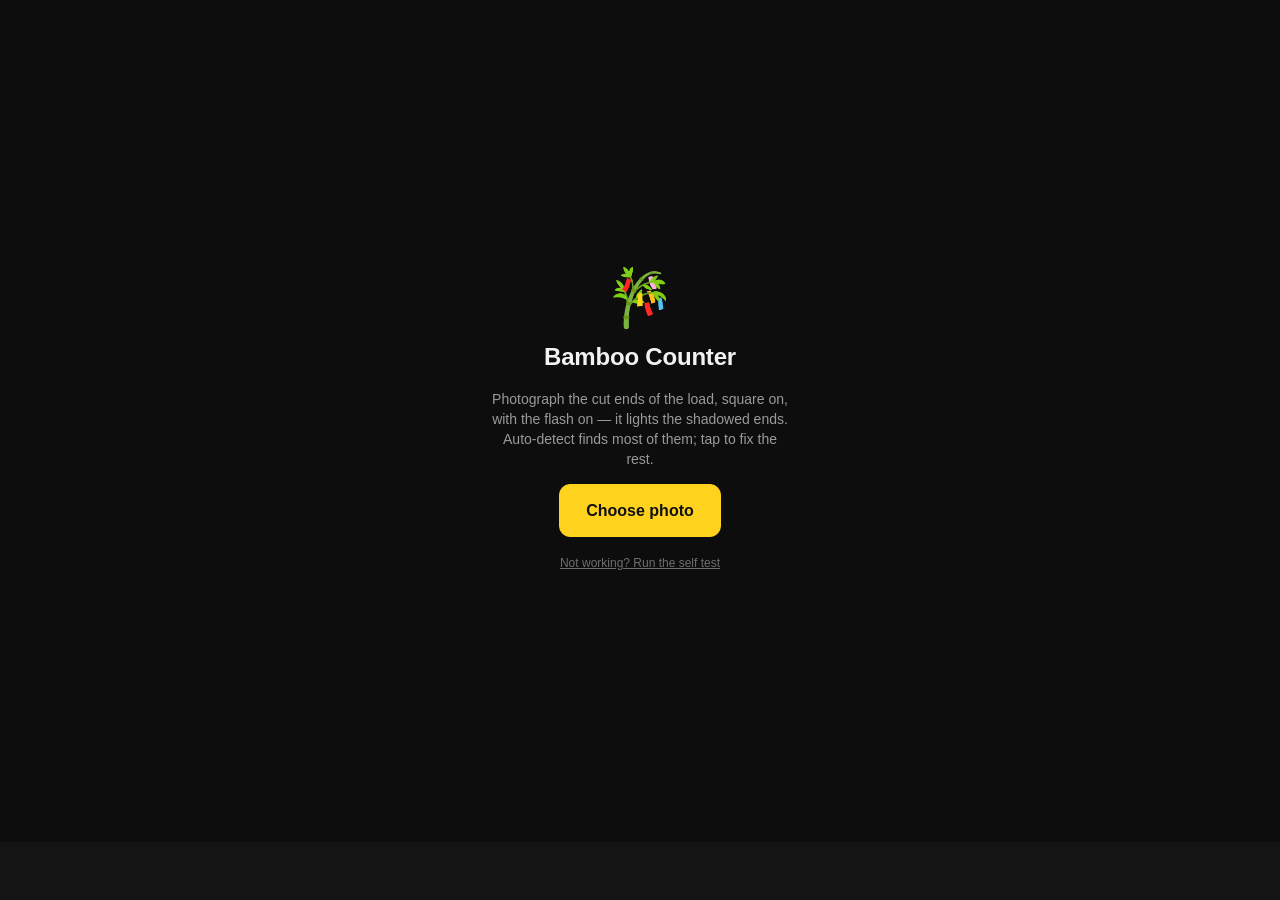
<file: index.html>
<!doctype html>
<html lang="en">
<head>
<meta charset="utf-8">
<meta name="viewport" content="width=device-width, initial-scale=1, viewport-fit=cover, maximum-scale=1, user-scalable=no">
<meta name="theme-color" content="#141414">
<meta name="apple-mobile-web-app-capable" content="yes">
<meta name="apple-mobile-web-app-status-bar-style" content="black-translucent">
<link rel="manifest" href="manifest.webmanifest">
<title>Bamboo Counter</title>
<link rel="stylesheet" href="style.css">
</head>
<body>

<div id="stage">
  <canvas id="cv"></canvas>

  <div id="empty">
    <div class="logo">🎋</div>
    <h1>Bamboo Counter</h1>
    <p>Photograph the cut ends of the load, square on, with the flash on — it
       lights the shadowed ends. Auto-detect finds most of them; tap to fix the
       rest.</p>
    <label class="btn primary big" for="file">Choose photo</label>
    <input type="file" id="file" accept="image/*" class="vh">
    <a id="selftest" href="test.html">Not working? Run the self test</a>
  </div>

  <div id="hud" hidden>
    <div id="count"><b id="n">0</b><span id="target"></span></div>
    <div id="hint"></div>
  </div>

  <div id="busy" hidden>
    <div class="spin"></div>
    <span id="busytext">Working…</span>
    <span id="busystage"></span>
    <button class="btn" id="busycancel">Cancel</button>
  </div>
</div>

<div id="errbar" hidden>
  <div id="errtext"></div>
  <button class="btn" id="errclose">Dismiss</button>
</div>

<div id="bar" hidden>
  <button class="btn" id="detect" title="Auto-detect">✨<small>Detect</small></button>
  <button class="btn" id="undo" title="Undo">↩<small>Undo</small></button>
  <button class="btn" id="clear" title="Clear all markers">🗑<small>Clear</small></button>
  <button class="btn" id="fit" title="Fit to screen">⤢<small>Fit</small></button>
  <button class="btn" id="expect" title="Expected quantity">#<small>Expected</small></button>
  <button class="btn" id="save" title="Save image">⬇<small>Save</small></button>
  <label class="btn" title="New photo" for="file2">🖼<small>New</small></label>
  <input type="file" id="file2" accept="image/*" class="vh">
</div>

<div id="sheet" hidden>
  <div class="sheetbody">
    <h2 id="sheettitle">Expected quantity</h2>
    <p id="sheettext">If the docket says a number, put it here and the counter
       will show the difference as you work.</p>
    <input type="number" id="expectval" inputmode="numeric" placeholder="e.g. 100">
    <div class="row">
      <button class="btn wide" id="sheetclear">Clear</button>
      <button class="btn wide primary" id="sheetok">Done</button>
    </div>
  </div>
</div>

<div id="toast" hidden></div>

<script src="app.js"></script>
</body>
</html>
</file>
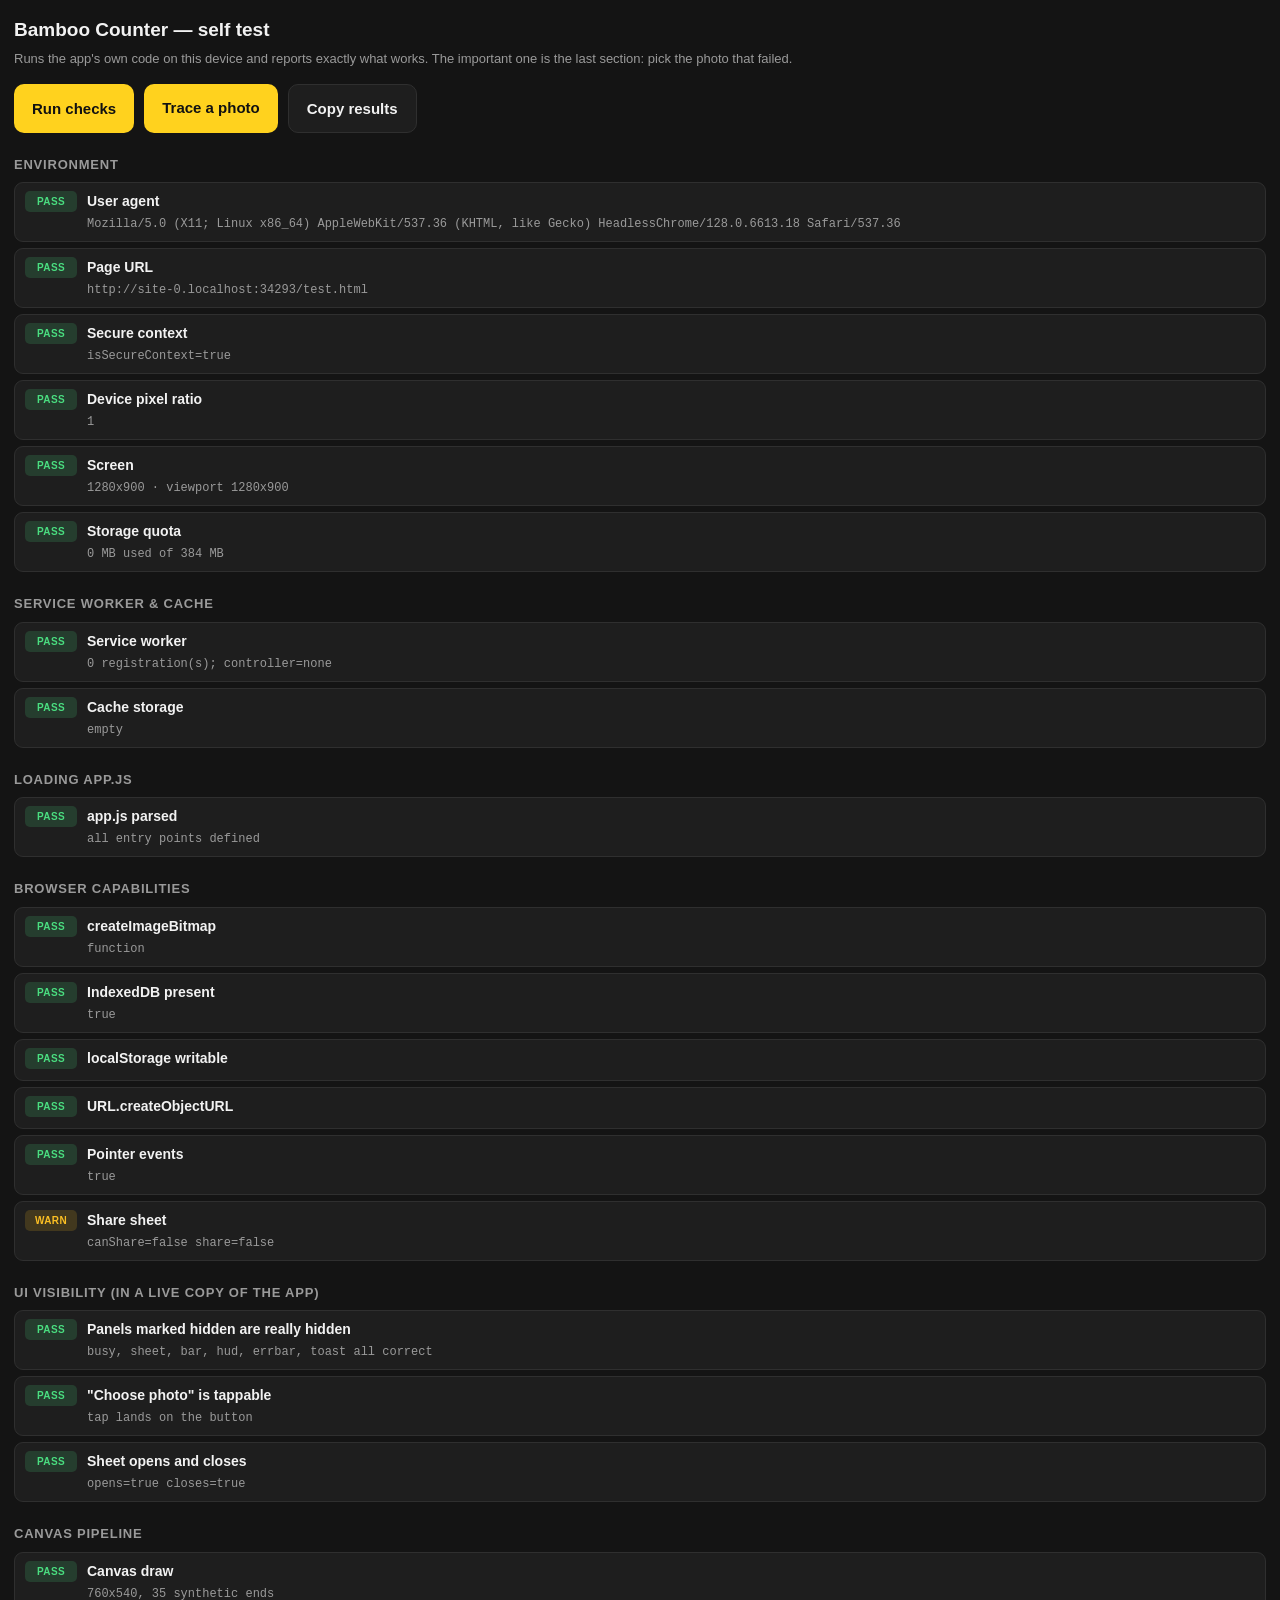
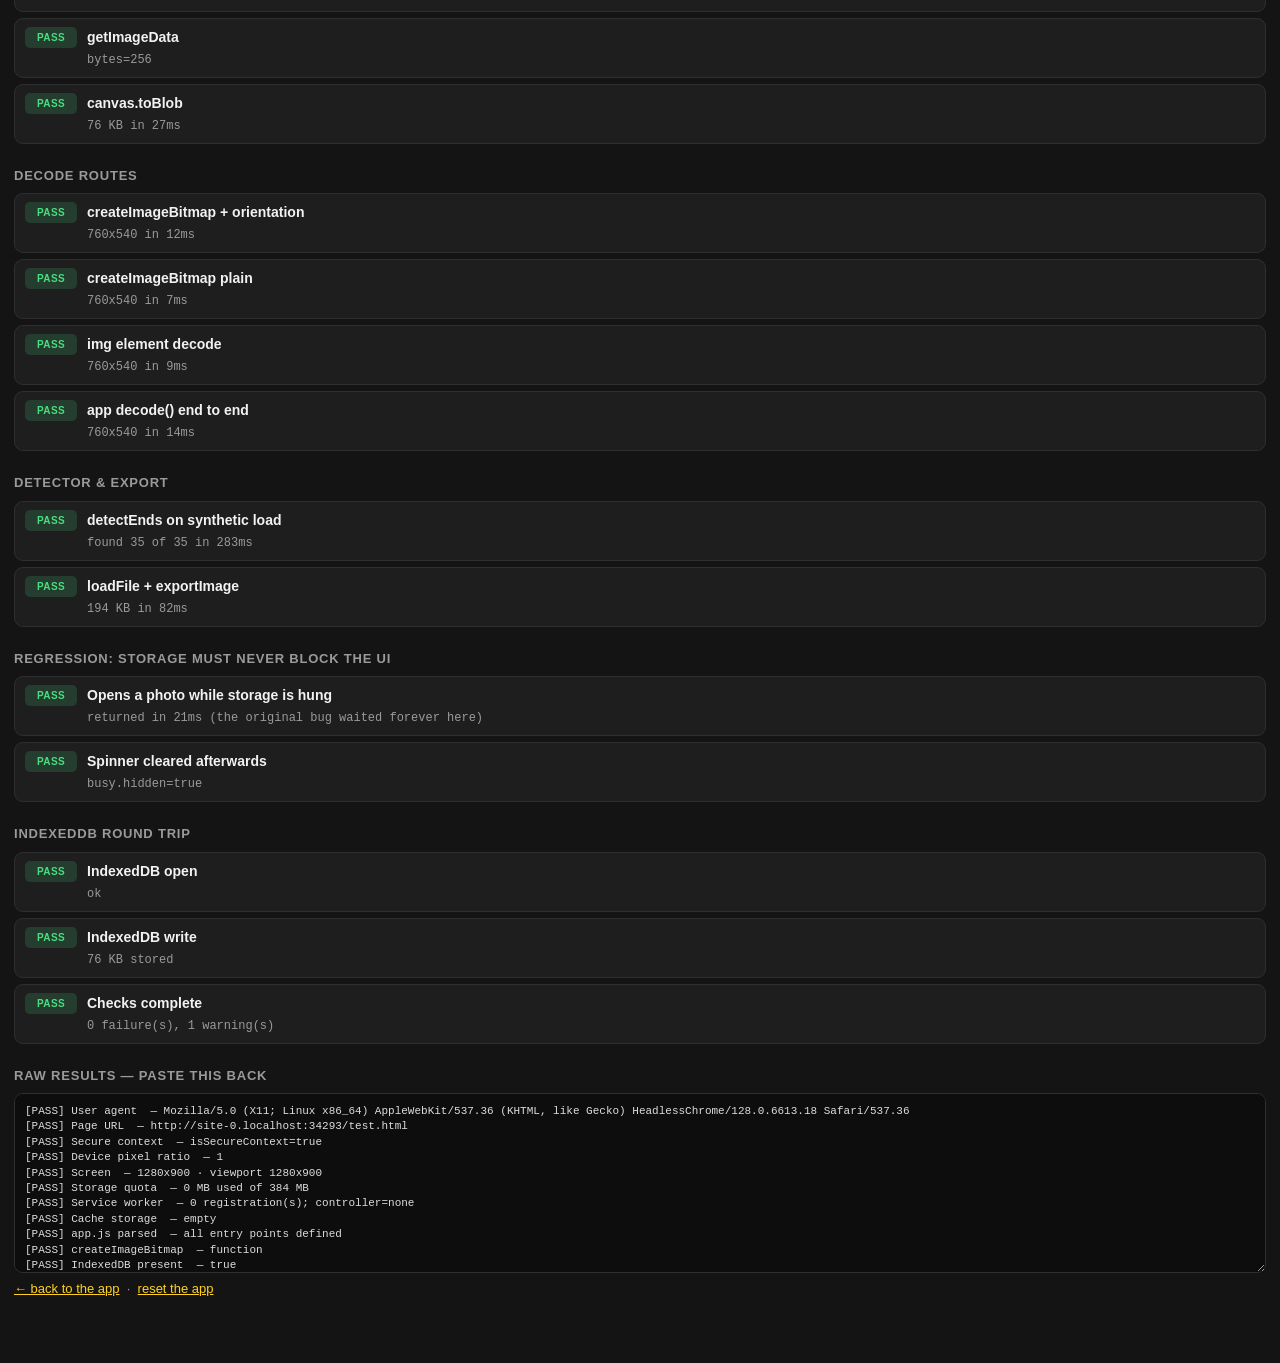
<file: test.html>
<!doctype html>
<html lang="en">
<head>
<meta charset="utf-8">
<meta name="viewport" content="width=device-width, initial-scale=1, viewport-fit=cover">
<meta name="theme-color" content="#141414">
<title>Bamboo Counter — self test</title>
<style>
  :root{--bg:#141414;--panel:#1e1e1e;--line:#2f2f2f;--ink:#f2f2f2;--dim:#9a9a9a;
        --ok:#4ade80;--bad:#f87171;--warn:#fbbf24;--accent:#ffd21e}
  *{box-sizing:border-box}
  body{margin:0;background:var(--bg);color:var(--ink);padding:16px 14px 48px;
    font:14px/1.5 -apple-system,BlinkMacSystemFont,"Segoe UI",Roboto,sans-serif}
  h1{font-size:19px;margin:0 0 4px}
  p.lede{color:var(--dim);margin:0 0 16px;font-size:13px}
  h2{font-size:13px;text-transform:uppercase;letter-spacing:.06em;color:var(--dim);
    margin:22px 0 8px;font-weight:600}
  .row{display:flex;gap:10px;padding:8px 10px;border:1px solid var(--line);
    border-radius:9px;margin-bottom:6px;background:var(--panel);align-items:flex-start}
  .tag{flex:none;font-size:10px;font-weight:700;padding:3px 6px;border-radius:5px;
    min-width:52px;text-align:center;letter-spacing:.04em}
  .PASS{background:rgba(74,222,128,.16);color:var(--ok)}
  .FAIL{background:rgba(248,113,113,.16);color:var(--bad)}
  .WARN{background:rgba(251,191,36,.16);color:var(--warn)}
  .RUN{background:rgba(255,255,255,.1);color:var(--dim)}
  .body{flex:1;min-width:0}
  .name{font-weight:600}
  .detail{color:var(--dim);font-size:12px;word-break:break-word;
    font-family:ui-monospace,Menlo,monospace;margin-top:3px;white-space:pre-wrap}
  button,label.btn{background:var(--accent);color:#111;border:0;border-radius:10px;
    padding:13px 18px;font-size:15px;font-weight:650;cursor:pointer;display:inline-block}
  button.sec{background:var(--panel);color:var(--ink);border:1px solid var(--line)}
  .actions{display:flex;gap:10px;flex-wrap:wrap;margin:16px 0}
  #out{width:100%;height:180px;background:#0d0d0d;color:#ddd;border:1px solid var(--line);
    border-radius:9px;padding:10px;font:11px/1.4 ui-monospace,Menlo,monospace;
    -webkit-user-select:text;user-select:text}
  .vh{position:absolute;width:1px;height:1px;opacity:0;overflow:hidden;clip:rect(0 0 0 0)}
  a{color:var(--accent)}
</style>
</head>
<body>

<h1>Bamboo Counter — self test</h1>
<p class="lede">Runs the app's own code on this device and reports exactly what
works. The important one is the last section: pick the photo that failed.</p>

<div class="actions">
  <button id="run">Run checks</button>
  <label class="btn" for="pick">Trace a photo</label>
  <input type="file" id="pick" accept="image/*" class="vh">
  <button class="sec" id="copy">Copy results</button>
</div>

<div id="results"></div>

<!-- app.js wires itself to these on load. Kept off-screen so the real code can
     be exercised here exactly as it runs in the app. -->
<div class="vh" aria-hidden="true">
  <canvas id="cv"></canvas>
  <div id="empty"></div><div id="hud"></div><div id="bar"></div>
  <b id="n"></b><span id="target"></span><div id="hint"></div>
  <div id="busy"><span id="busytext"></span><span id="busystage"></span>
    <button id="busycancel"></button></div>
  <div id="toast"></div>
  <div id="errbar"><div id="errtext"></div><button id="errclose"></button></div>
  <div id="sheet"><input id="expectval"><button id="sheetok"></button>
    <button id="sheetclear"></button></div>
  <input type="file" id="file"><input type="file" id="file2">
  <button id="detect"></button><button id="undo"></button><button id="fit"></button>
  <button id="expect"></button><button id="save"></button>
</div>

<h2>Raw results — paste this back</h2>
<textarea id="out" readonly></textarea>

<p class="lede"><a href="./">← back to the app</a> &nbsp;·&nbsp;
   <a href="./?reset=1">reset the app</a></p>

<script>
/* Deliberately standalone: if app.js cannot even parse on this browser, this
   page still has to run and say so. */
'use strict';

var boot = [];
window.addEventListener('error', function (e) {
  boot.push('window.error: ' + (e.message || '') + ' @ ' + (e.filename || '') + ':' + (e.lineno || ''));
});
window.addEventListener('unhandledrejection', function (e) {
  boot.push('unhandledrejection: ' + ((e.reason && e.reason.message) || e.reason));
});

var results = [];
var resEl = document.getElementById('results');

function add(name, status, detail) {
  results.push({ name: name, status: status, detail: detail || '' });
  var d = document.createElement('div');
  d.className = 'row';
  d.innerHTML = '<span class="tag ' + status + '">' + status + '</span>' +
    '<div class="body"><div class="name"></div><div class="detail"></div></div>';
  d.querySelector('.name').textContent = name;
  d.querySelector('.detail').textContent = detail || '';
  resEl.appendChild(d);
  dump();
  return d;
}
function section(t) {
  var h = document.createElement('h2'); h.textContent = t; resEl.appendChild(h);
}
function dump() {
  var lines = results.map(function (r) {
    return '[' + r.status + '] ' + r.name + (r.detail ? '  — ' + r.detail : '');
  });
  if (boot.length) lines.push('', 'BOOT LOG:', boot.join('\n'));
  var log = null;
  try { log = localStorage.getItem('bc-log'); } catch (e) {}
  if (log) lines.push('', 'COUNT LOG (what detect found vs the finished count, image px):', log);
  document.getElementById('out').value = lines.join('\n');
}
function err(e) {
  if (!e) return 'unknown';
  return (e.name ? e.name + ': ' : '') + ((e.message || String(e)));
}
function timed(p, ms, label) {
  return Promise.race([p, new Promise(function (_, rej) {
    setTimeout(function () { rej(new Error((label || 'step') + ' timed out after ' + ms + 'ms')); }, ms);
  })]);
}
var t = function () { return (performance && performance.now) ? performance.now() : Date.now(); };

// ---------------------------------------------------------------- synthetic image
/* A fake load: tan rings on dark, so detectEnds can be exercised without
   needing a photo or the network. */
function syntheticPhoto(w, h) {
  var c = document.createElement('canvas');
  c.width = w; c.height = h;
  var x = c.getContext('2d');
  x.fillStyle = '#101010'; x.fillRect(0, 0, w, h);
  var n = 0;
  for (var gy = 0; gy < 5; gy++) {
    for (var gx = 0; gx < 7; gx++) {
      var cx = 70 + gx * 95 + (gy % 2 ? 40 : 0), cy = 80 + gy * 95, r = 38;
      x.beginPath(); x.arc(cx, cy, r, 0, 6.2832);
      x.fillStyle = '#b5813f'; x.fill();            // tan rim
      x.beginPath(); x.arc(cx, cy, r * 0.72, 0, 6.2832);
      x.fillStyle = '#1a1208'; x.fill();            // dark bore
      n++;
    }
  }
  c._expected = n;
  return c;
}
function canvasToBlob(c, type, q) {
  return new Promise(function (res, rej) {
    if (!c.toBlob) return rej(new Error('canvas.toBlob unsupported'));
    c.toBlob(function (b) { b ? res(b) : rej(new Error('toBlob returned null')); }, type, q);
  });
}

// ---------------------------------------------------------------- checks
async function runChecks() {
  resEl.innerHTML = ''; results = [];

  section('Environment');
  add('User agent', 'PASS', navigator.userAgent);
  add('Page URL', 'PASS', location.href);
  add('Secure context', window.isSecureContext ? 'PASS' : 'FAIL',
      'isSecureContext=' + window.isSecureContext);
  add('Device pixel ratio', 'PASS', String(window.devicePixelRatio));
  add('Screen', 'PASS', screen.width + 'x' + screen.height +
      ' · viewport ' + innerWidth + 'x' + innerHeight);
  if (navigator.storage && navigator.storage.estimate) {
    try {
      var est = await timed(navigator.storage.estimate(), 3000, 'storage.estimate');
      add('Storage quota', 'PASS',
          Math.round((est.usage || 0) / 1048576) + ' MB used of ' +
          Math.round((est.quota || 0) / 1048576) + ' MB');
    } catch (e) { add('Storage quota', 'WARN', err(e)); }
  } else { add('Storage quota', 'WARN', 'navigator.storage.estimate unavailable'); }

  section('Service worker & cache');
  if ('serviceWorker' in navigator) {
    try {
      var regs = await timed(navigator.serviceWorker.getRegistrations(), 4000, 'getRegistrations');
      add('Service worker', 'PASS', regs.length + ' registration(s); controller=' +
          (navigator.serviceWorker.controller ? navigator.serviceWorker.controller.scriptURL : 'none'));
    } catch (e) { add('Service worker', 'WARN', err(e)); }
    try {
      var keys = await timed(caches.keys(), 4000, 'caches.keys');
      add('Cache storage', 'PASS', keys.join(', ') || 'empty');
    } catch (e) { add('Cache storage', 'WARN', err(e)); }
  } else { add('Service worker', 'WARN', 'unsupported'); }

  section('Loading app.js');
  await new Promise(function (res) {
    var s = document.createElement('script');
    s.src = 'app.js?selftest=' + Date.now();
    s.onload = function () {
      var missing = ['detectEnds', 'decode', 'normalise', 'loadFile', 'exportImage']
        .filter(function (k) { return typeof window[k] !== 'function'; });
      if (missing.length) add('app.js parsed', 'FAIL', 'missing after load: ' + missing.join(', '));
      else add('app.js parsed', 'PASS', 'all entry points defined');
      res();
    };
    s.onerror = function () { add('app.js parsed', 'FAIL', 'script failed to load'); res(); };
    document.head.appendChild(s);
  });

  section('Browser capabilities');
  add('createImageBitmap', typeof createImageBitmap === 'function' ? 'PASS' : 'WARN',
      typeof createImageBitmap);
  add('IndexedDB present', self.indexedDB ? 'PASS' : 'WARN', String(!!self.indexedDB));
  try { localStorage.setItem('__t', '1'); localStorage.removeItem('__t');
        add('localStorage writable', 'PASS', ''); }
  catch (e) { add('localStorage writable', 'WARN', err(e)); }
  add('URL.createObjectURL', typeof URL !== 'undefined' && URL.createObjectURL ? 'PASS' : 'FAIL', '');
  add('Pointer events', window.PointerEvent ? 'PASS' : 'WARN', String(!!window.PointerEvent));
  add('Share sheet', navigator.canShare ? 'PASS' : 'WARN',
      'canShare=' + !!navigator.canShare + ' share=' + !!navigator.share);

  /* The bug that broke the app for days: every panel is laid out with
     display:flex, and an author display rule beats the UA [hidden] rule, so
     .hidden = true changed nothing and the sheet sat over the whole screen
     swallowing taps. Checking the property is not enough - the only honest
     test is what the browser actually computes, and what a tap actually hits. */
  section('UI visibility (in a live copy of the app)');
  await new Promise(function (res) {
    var f = document.createElement('iframe');
    f.src = './?uitest=1';
    f.style.cssText = 'position:fixed;left:-9999px;top:0;width:390px;height:780px;border:0';
    f.onload = function () {
      try {
        var w = f.contentWindow, d = f.contentDocument;
        var panels = ['busy', 'sheet', 'bar', 'hud', 'errbar', 'toast'];
        var bad = [];
        panels.forEach(function (id) {
          var el = d.getElementById(id);
          if (!el) { bad.push(id + ' missing'); return; }
          var disp = w.getComputedStyle(el).display;
          if (el.hasAttribute('hidden') && disp !== 'none') bad.push(id + ' hidden but display:' + disp);
        });
        add('Panels marked hidden are really hidden', bad.length ? 'FAIL' : 'PASS',
            bad.length ? bad.join('; ') : panels.join(', ') + ' all correct');

        var lab = d.querySelector('label[for="file"]');
        var r = lab.getBoundingClientRect();
        var hit = d.elementFromPoint(r.left + r.width / 2, r.top + r.height / 2);
        var reachable = hit && (hit === lab || lab.contains(hit));
        add('"Choose photo" is tappable', reachable ? 'PASS' : 'FAIL',
            reachable ? 'tap lands on the button'
                      : 'tap lands on ' + (hit ? hit.tagName + '#' + hit.id : 'nothing') +
                        ' — something is covering it');

        // and the toggles must actually move things on screen
        var sheet = d.getElementById('sheet');
        sheet.hidden = false;
        var shown = w.getComputedStyle(sheet).display !== 'none';
        sheet.hidden = true;
        var gone = w.getComputedStyle(sheet).display === 'none';
        add('Sheet opens and closes', (shown && gone) ? 'PASS' : 'FAIL',
            'opens=' + shown + ' closes=' + gone);
      } catch (e) {
        add('UI visibility harness', 'FAIL', err(e));
      }
      f.remove();
      res();
    };
    f.onerror = function () { add('UI visibility harness', 'FAIL', 'iframe failed'); res(); };
    document.body.appendChild(f);
    setTimeout(function () { res(); }, 8000);
  });

  section('Canvas pipeline');
  var photo = null, blob = null;
  try {
    photo = syntheticPhoto(760, 540);
    add('Canvas draw', 'PASS', '760x540, ' + photo._expected + ' synthetic ends');
  } catch (e) { add('Canvas draw', 'FAIL', err(e)); }

  try {
    var g = photo.getContext('2d').getImageData(0, 0, 8, 8);
    add('getImageData', g && g.data.length === 256 ? 'PASS' : 'FAIL', 'bytes=' + (g && g.data.length));
  } catch (e) { add('getImageData', 'FAIL', err(e) + ' (canvas may be tainted)'); }

  try {
    var t0 = t();
    blob = await timed(canvasToBlob(photo, 'image/jpeg', 0.9), 8000, 'toBlob');
    add('canvas.toBlob', 'PASS', Math.round(blob.size / 1024) + ' KB in ' + Math.round(t() - t0) + 'ms');
  } catch (e) { add('canvas.toBlob', 'FAIL', err(e)); }

  section('Decode routes');
  if (blob) {
    var file = new File([blob], 'synthetic.jpg', { type: 'image/jpeg' });
    if (typeof createImageBitmap === 'function') {
      try {
        var a0 = t();
        var b1 = await timed(createImageBitmap(file, { imageOrientation: 'from-image' }), 6000, 'bitmap+orient');
        add('createImageBitmap + orientation', 'PASS',
            b1.width + 'x' + b1.height + ' in ' + Math.round(t() - a0) + 'ms');
      } catch (e) { add('createImageBitmap + orientation', 'WARN', err(e)); }
      try {
        var a1 = t();
        var b2 = await timed(createImageBitmap(file), 6000, 'bitmap');
        add('createImageBitmap plain', 'PASS',
            b2.width + 'x' + b2.height + ' in ' + Math.round(t() - a1) + 'ms');
      } catch (e) { add('createImageBitmap plain', 'FAIL', err(e)); }
    }
    try {
      var a2 = t();
      var im = await timed(new Promise(function (res, rej) {
        var u = URL.createObjectURL(file), i = new Image();
        i.onload = function () { URL.revokeObjectURL(u); res(i); };
        i.onerror = function () { URL.revokeObjectURL(u); rej(new Error('img decode failed')); };
        i.src = u;
      }), 8000, 'img element');
      add('img element decode', 'PASS',
          im.naturalWidth + 'x' + im.naturalHeight + ' in ' + Math.round(t() - a2) + 'ms');
    } catch (e) { add('img element decode', 'FAIL', err(e)); }

    if (typeof decode === 'function') {
      try {
        var a3 = t();
        var norm = await timed(decode(file), 20000, 'app decode()');
        add('app decode() end to end', 'PASS',
            norm.width + 'x' + norm.height + ' in ' + Math.round(t() - a3) + 'ms');
      } catch (e) { add('app decode() end to end', 'FAIL', err(e)); }
    }
  }

  section('Detector & export');
  if (photo && typeof detectEnds === 'function') {
    try {
      var d0 = t();
      var found = detectEnds(photo).ends;
      var okCount = Math.abs(found.length - photo._expected) <= 4;
      add('detectEnds on synthetic load', okCount ? 'PASS' : 'WARN',
          'found ' + found.length + ' of ' + photo._expected +
          ' in ' + Math.round(t() - d0) + 'ms');
    } catch (e) { add('detectEnds on synthetic load', 'FAIL', err(e)); }
  }
  /* app.js declares its state with let, so it lives in the global lexical scope
     and cannot be poked from here. Drive it the way the app does instead: load
     a photo through loadFile, then export. */
  if (blob && typeof loadFile === 'function' && typeof exportImage === 'function') {
    try {
      await timed(loadFile(new File([blob], 'synthetic.jpg', { type: 'image/jpeg' })),
                  20000, 'loadFile');
      var e0 = t();
      var out = await timed(exportImage(), 15000, 'exportImage');
      add('loadFile + exportImage', 'PASS',
          Math.round(out.size / 1024) + ' KB in ' + Math.round(t() - e0) + 'ms');
    } catch (e) { add('loadFile + exportImage', 'FAIL', err(e)); }
  }

  section('Regression: storage must never block the UI');
  if (blob && typeof loadFile === 'function') {
    var realIDB = null, swapped = false;
    try {
      realIDB = self.indexedDB;
      Object.defineProperty(self, 'indexedDB', {
        value: { open: function () { return {}; },       // never fires any event
                 deleteDatabase: function () { return {}; } },
        configurable: true, writable: true,
      });
      swapped = true;
    } catch (e) { add('Could not simulate stalled storage', 'WARN', err(e)); }

    if (swapped) {
      try {
        var w0 = t();
        await timed(loadFile(new File([blob], 'stall.jpg', { type: 'image/jpeg' })),
                    15000, 'loadFile with stalled storage');
        var w1 = Math.round(t() - w0);
        add('Opens a photo while storage is hung', w1 < 3000 ? 'PASS' : 'FAIL',
            'returned in ' + w1 + 'ms (the original bug waited forever here)');
        add('Spinner cleared afterwards',
            document.getElementById('busy').hidden ? 'PASS' : 'FAIL',
            'busy.hidden=' + document.getElementById('busy').hidden);
      } catch (e) {
        add('Opens a photo while storage is hung', 'FAIL', err(e));
      }
      try {
        Object.defineProperty(self, 'indexedDB',
          { value: realIDB, configurable: true, writable: true });
      } catch (e) {}
    }
  }

  section('IndexedDB round trip');
  if (self.indexedDB && blob) {
    try {
      var db = await timed(new Promise(function (res, rej) {
        var q = indexedDB.open('bamboo-selftest', 1);
        q.onupgradeneeded = function () { q.result.createObjectStore('kv'); };
        q.onsuccess = function () { res(q.result); };
        q.onerror = function () { rej(q.error || new Error('open failed')); };
        q.onblocked = function () { rej(new Error('open blocked')); };
      }), 5000, 'idb open');
      add('IndexedDB open', 'PASS', 'ok');
      await timed(new Promise(function (res, rej) {
        var tx = db.transaction('kv', 'readwrite');
        tx.objectStore('kv').put(blob, 'x');
        tx.oncomplete = res; tx.onerror = function () { rej(tx.error); };
        tx.onabort = function () { rej(tx.error || new Error('aborted')); };
      }), 5000, 'idb write');
      add('IndexedDB write', 'PASS', Math.round(blob.size / 1024) + ' KB stored');
      db.close(); indexedDB.deleteDatabase('bamboo-selftest');
    } catch (e) {
      add('IndexedDB round trip', 'WARN', err(e) +
          '  (app survives this — storage is fire-and-forget)');
    }
  }

  add('Checks complete', 'PASS', results.filter(function (r) { return r.status === 'FAIL'; }).length +
      ' failure(s), ' + results.filter(function (r) { return r.status === 'WARN'; }).length + ' warning(s)');
  dump();
}

// ---------------------------------------------------------------- photo trace
/* The one that matters: run the real pipeline against the real photo, one step
   at a time, so a stall names the step it stalled in. */
document.getElementById('pick').addEventListener('click', function () { this.value = ''; });
document.getElementById('pick').addEventListener('change', async function (e) {
  var f = e.target.files && e.target.files[0];
  resEl.innerHTML = ''; results = [];
  section('Photo trace');
  if (!f) { add('Picker returned a file', 'FAIL', 'files list was empty'); return; }
  add('Picker returned a file', 'PASS',
      (f.name || 'unnamed') + ' · ' + (f.type || 'NO TYPE') + ' · ' +
      Math.round((f.size || 0) / 1024) + ' KB · modified ' + (f.lastModified || '?'));

  if (!f.type || f.type.indexOf('image/') !== 0) {
    add('File is an image type', 'WARN', 'type is "' + f.type + '" — HEIC or an unrecognised format');
  } else if (/heic|heif/i.test(f.type)) {
    add('File is an image type', 'WARN', 'HEIC/HEIF — createImageBitmap usually refuses these');
  } else {
    add('File is an image type', 'PASS', f.type);
  }

  try {
    var r0 = t();
    var buf = await timed(f.slice(0, 64).arrayBuffer(), 6000, 'read first bytes');
    var sig = Array.from(new Uint8Array(buf).slice(0, 12))
      .map(function (b) { return b.toString(16).padStart(2, '0'); }).join(' ');
    var kind = sig.indexOf('ff d8 ff') === 0 ? 'JPEG'
      : sig.indexOf('89 50 4e 47') === 0 ? 'PNG'
      : sig.indexOf('66 74 79 70', 12) >= 0 || /66 74 79 70/.test(sig) ? 'HEIC/MP4-family'
      : 'unrecognised';
    add('File is readable', 'PASS', kind + ' — first bytes: ' + sig +
        ' (' + Math.round(t() - r0) + 'ms)');
  } catch (e) {
    add('File is readable', 'FAIL', err(e) + '  — iOS revoked access to the picked asset');
  }

  if (typeof createImageBitmap === 'function') {
    try {
      var s0 = t();
      var b = await timed(createImageBitmap(f, { imageOrientation: 'from-image' }), 6000, 'bitmap+orient');
      add('Route 1: createImageBitmap + orientation', 'PASS',
          b.width + 'x' + b.height + ' in ' + Math.round(t() - s0) + 'ms');
    } catch (e) { add('Route 1: createImageBitmap + orientation', 'WARN', err(e)); }
    try {
      var s1 = t();
      var b2 = await timed(createImageBitmap(f), 6000, 'bitmap');
      add('Route 2: createImageBitmap plain', 'PASS',
          b2.width + 'x' + b2.height + ' in ' + Math.round(t() - s1) + 'ms');
    } catch (e) { add('Route 2: createImageBitmap plain', 'WARN', err(e)); }
  }
  try {
    var s2 = t();
    var im = await timed(new Promise(function (res, rej) {
      var u = URL.createObjectURL(f), i = new Image();
      i.onload = function () { URL.revokeObjectURL(u); res(i); };
      i.onerror = function () { URL.revokeObjectURL(u); rej(new Error('img decode failed')); };
      i.src = u;
    }), 8000, 'img element');
    add('Route 3: img element', 'PASS',
        im.naturalWidth + 'x' + im.naturalHeight + ' in ' + Math.round(t() - s2) + 'ms');
  } catch (e) { add('Route 3: img element', 'FAIL', err(e)); }

  if (typeof decode === 'function') {
    try {
      var s3 = t();
      var c = await timed(decode(f), 25000, 'app decode()');
      add('App decode() end to end', 'PASS',
          'working size ' + c.width + 'x' + c.height + ' in ' + Math.round(t() - s3) + 'ms');
      if (typeof detectEnds === 'function') {
        var s4 = t();
        var found = detectEnds(c);
        add('detectEnds on your photo', 'PASS',
            found.ends.length + ' ends, ' + found.unsure.length + ' unsure, in ' + Math.round(t() - s4) + 'ms');
      }
    } catch (e) { add('App decode() end to end', 'FAIL', err(e)); }
  } else {
    add('App decode() available', 'FAIL', 'app.js did not load — run the checks first');
  }
  add('Trace complete', 'PASS', '');
  dump();
});

document.getElementById('run').addEventListener('click', function () {
  runChecks().catch(function (e) { add('Test harness crashed', 'FAIL', err(e)); });
});
document.getElementById('copy').addEventListener('click', function () {
  var ta = document.getElementById('out');
  ta.select(); ta.setSelectionRange(0, 999999);
  try { document.execCommand('copy'); } catch (e) {}
  if (navigator.clipboard) navigator.clipboard.writeText(ta.value).catch(function () {});
});

runChecks().catch(function (e) { add('Test harness crashed', 'FAIL', err(e)); });
</script>
</body>
</html>
</file>
<file: style.css>
:root{
  --bg:#141414; --panel:#1e1e1e; --line:#2f2f2f;
  --ink:#f2f2f2; --dim:#9a9a9a; --accent:#ffd21e; --good:#4ade80; --bad:#f87171;
  --bar: calc(58px + env(safe-area-inset-bottom));
}
*{box-sizing:border-box; -webkit-tap-highlight-color:transparent}

/* The hidden attribute only works through the UA rule [hidden]{display:none},
   and any author rule setting display beats the UA stylesheet outright. Every
   panel below is laid out with display:flex, so without this they are all
   permanently on screen no matter what the JS sets .hidden to. */
[hidden]{display:none !important}
html,body{margin:0;height:100%;overflow:hidden;background:var(--bg);color:var(--ink);
  font:15px/1.45 -apple-system,BlinkMacSystemFont,"Segoe UI",Roboto,sans-serif;
  overscroll-behavior:none; touch-action:none;}

#stage{position:fixed;inset:0 0 var(--bar) 0;overflow:hidden;background:#0d0d0d}
#cv{position:absolute;inset:0;width:100%;height:100%;display:block}

/* ---------- empty state ---------- */
#empty{position:absolute;inset:0;display:flex;flex-direction:column;align-items:center;
  justify-content:center;gap:14px;text-align:center;padding:32px 28px}
#empty .logo{font-size:56px;line-height:1}
#empty h1{margin:0;font-size:24px;font-weight:650;letter-spacing:-.2px}
#empty p{margin:0;max-width:20rem;color:var(--dim);font-size:14px}
#selftest{color:#6f6f6f;font-size:12px;margin-top:4px}

/* ---------- hud ---------- */
#hud{position:absolute;top:calc(12px + env(safe-area-inset-top));left:12px;right:12px;
  display:flex;align-items:flex-start;gap:10px;pointer-events:none}
#count{background:rgba(0,0,0,.72);border:1px solid var(--line);border-radius:12px;
  padding:7px 13px;font-variant-numeric:tabular-nums;backdrop-filter:blur(8px);
  display:flex;align-items:baseline;gap:8px}
#count b{font-size:26px;font-weight:700;letter-spacing:-.5px}
#count span{font-size:13px;color:var(--dim)}
#count span.over{color:var(--bad)} #count span.under{color:var(--accent)}
#count span.exact{color:var(--good)}
#hint{background:rgba(0,0,0,.72);border:1px solid var(--line);border-radius:10px;
  padding:6px 10px;font-size:12px;color:var(--dim);backdrop-filter:blur(8px);
  opacity:0;transition:opacity .25s}
#hint.show{opacity:1}

/* ---------- bottom bar ---------- */
#bar{position:fixed;left:0;right:0;bottom:0;height:var(--bar);
  padding-bottom:env(safe-area-inset-bottom);
  display:flex;background:var(--panel);border-top:1px solid var(--line)}
#bar .btn{flex:1;display:flex;flex-direction:column;align-items:center;justify-content:center;
  gap:2px;border:0;background:none;color:var(--ink);font-size:19px;cursor:pointer;
  padding:0;height:58px}
#bar .btn small{font-size:10px;color:var(--dim);font-weight:500}
#bar .btn:active{background:#2a2a2a}
#bar .btn:disabled{opacity:.35}

.btn{border:1px solid var(--line);background:var(--panel);color:var(--ink);
  border-radius:11px;padding:11px 18px;font-size:15px;cursor:pointer;font-weight:550}
.btn.primary{background:var(--accent);color:#111;border-color:var(--accent)}
.btn.big{padding:14px 26px;font-size:16px}
.btn.wide{flex:1}

/* ---------- sheet ---------- */
#sheet{position:fixed;inset:0;background:rgba(0,0,0,.6);display:flex;align-items:flex-end;
  z-index:20}
.sheetbody{width:100%;background:var(--panel);border-top:1px solid var(--line);
  border-radius:16px 16px 0 0;padding:22px 20px calc(22px + env(safe-area-inset-bottom));
  display:flex;flex-direction:column;gap:12px}
.sheetbody h2{margin:0;font-size:17px}
.sheetbody p{margin:0;color:var(--dim);font-size:13px}
.sheetbody input{background:#111;border:1px solid var(--line);border-radius:10px;
  color:var(--ink);padding:13px;font-size:17px;width:100%}
.row{display:flex;gap:10px}

/* ---------- misc ---------- */
/* iOS Safari will not open the picker for a display:none file input activated
   through its label, so keep it rendered but invisible. */
.vh{position:absolute;width:1px;height:1px;opacity:0;overflow:hidden;
  clip:rect(0 0 0 0);border:0;padding:0;margin:-1px}

#busy{position:absolute;inset:0;display:flex;flex-direction:column;align-items:center;
  justify-content:center;gap:12px;background:rgba(0,0,0,.78);font-size:14px;color:var(--dim);
  padding:24px;text-align:center}
#busystage{font-size:12px;color:#6f6f6f;font-family:ui-monospace,Menlo,monospace;
  max-width:90vw;word-break:break-word}
#busycancel{margin-top:6px}

#errbar{position:fixed;left:8px;right:8px;top:calc(8px + env(safe-area-inset-top));
  background:#3a1414;border:1px solid #a33;border-radius:12px;padding:12px 14px;z-index:60;
  display:flex;flex-direction:column;gap:10px;align-items:flex-start}
#errtext{font-size:12.5px;line-height:1.45;color:#ffd7d7;font-family:ui-monospace,Menlo,monospace;
  white-space:pre-wrap;word-break:break-word;-webkit-user-select:text;user-select:text;
  max-height:42vh;overflow:auto}
.spin{width:30px;height:30px;border:3px solid #333;border-top-color:var(--accent);
  border-radius:50%;animation:sp .8s linear infinite}
@keyframes sp{to{transform:rotate(360deg)}}

#toast{position:fixed;left:50%;transform:translateX(-50%);
  bottom:calc(var(--bar) + 16px);background:rgba(0,0,0,.88);border:1px solid var(--line);
  border-radius:10px;padding:9px 15px;font-size:13px;z-index:30;max-width:88vw;
  text-align:center}
</file>
